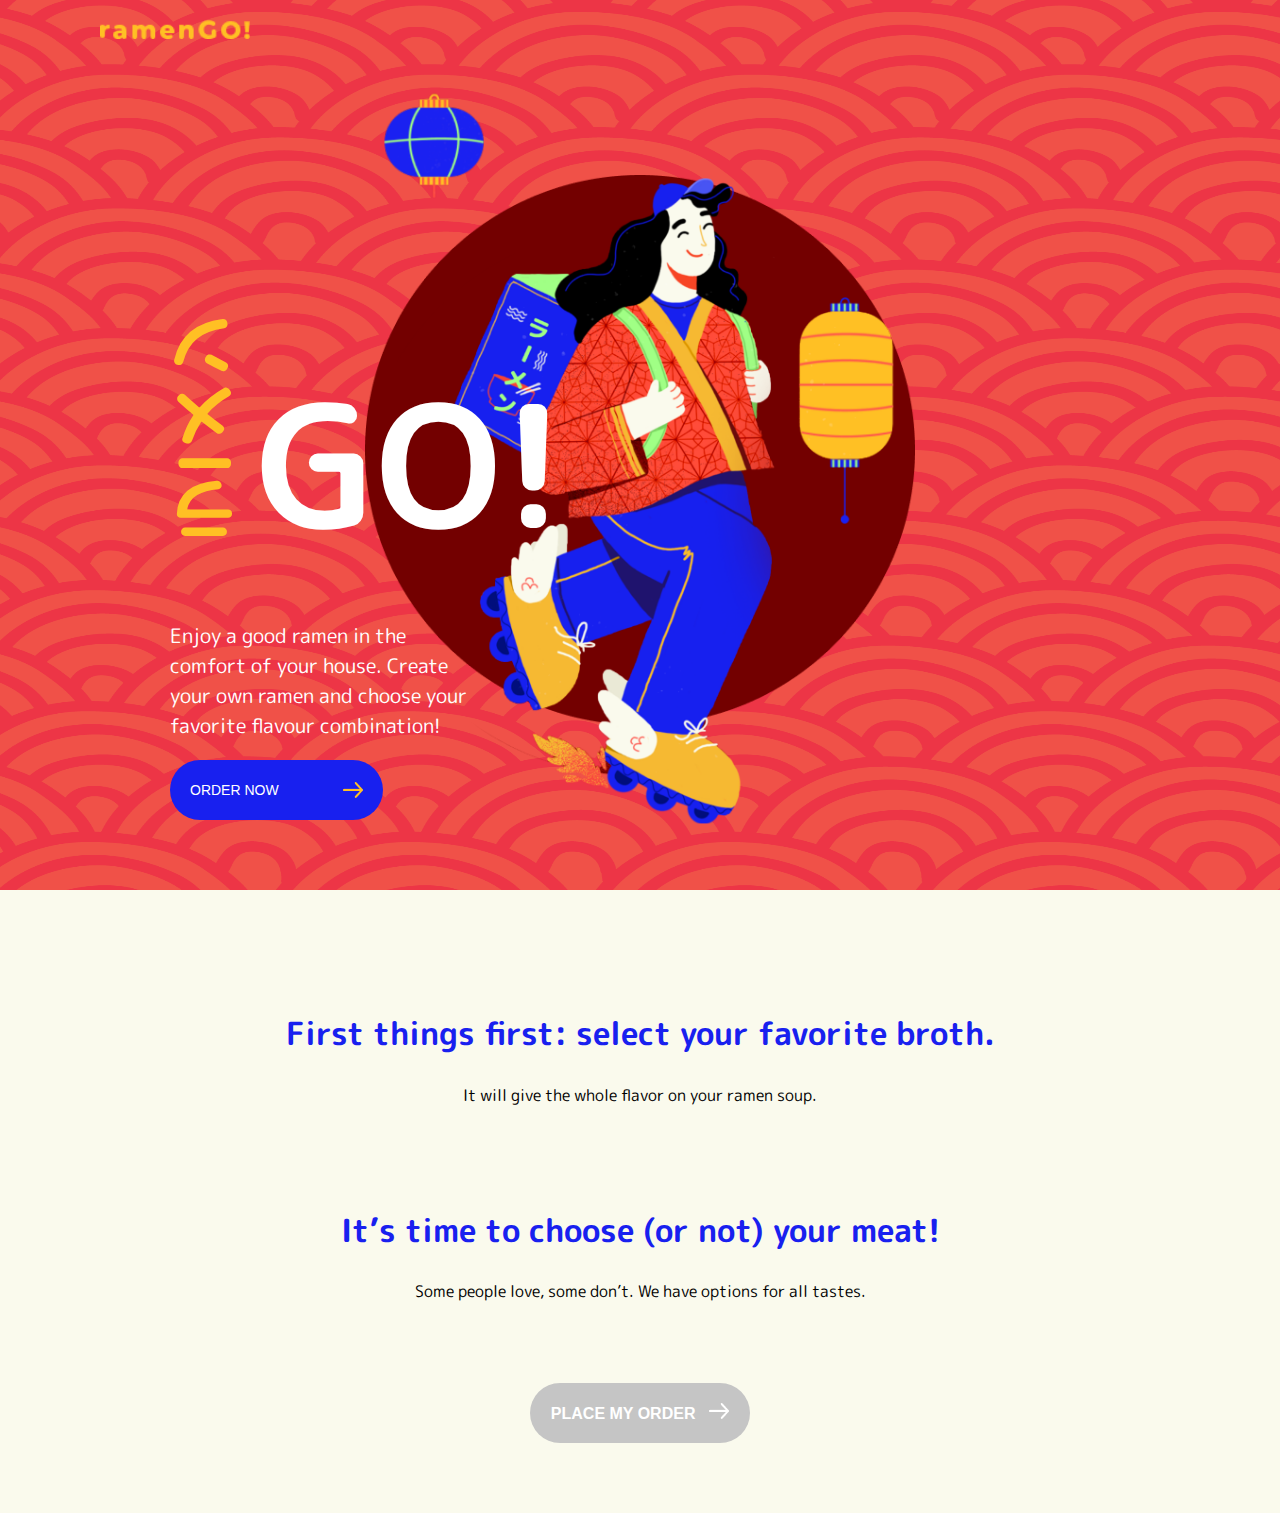
<file: index.html>
<!DOCTYPE html>
<html lang="pt-br">
<head>
    <meta charset="UTF-8">
    <meta name="viewport" content="width=device-width, initial-scale=1.0">
    <link rel="stylesheet" href="css/style.css">
    <link href="https://fonts.googleapis.com/css2?family=Rounded+Mplus+1c:wght@400;700&display=swap" rel="stylesheet">
    <link rel="icon" href="image/balao-azul.png" alt="A blue balloon with yellow lines" type="image/x-icon">
    <title>RamenGo</title>
</head>
<body>
    <div class="banner-container">    
        <img src="image/logoAmarela.png" alt="Website logo in yellow written RamenGO!" class="logo">          
        <img src="image/backgroud_topo.png" alt="backgroud of the top of the website in red color with waves" class="banner-image">
        <img src="image/Ellipse.png" alt="An ellipse in wine color" class="ellipse">  
        <img src="image/balao-amarelo.png" alt="A yellow balloon with red lines" class="balao-amarelo">  
        <img src="image/balao-azul.png" alt="A blue balloon with yellow lines" class="balao-azul">  
        <img src="image/entregadora.png" alt="A food delivery woman with a backpack on her back" class="entregadora"> 
        
        <div class="vertical-text">
            <p>ラlメン</p>
            <h2>GO!</h2>
        </div>
        <div class="titles">
            <p class="subtitle">Enjoy a good ramen in the comfort of your house. Create your own ramen and choose your favorite flavour combination!</p>
            <button class="action-button" onclick="scrollToSection('broth-section')">
                <span>ORDER NOW</span>
                <img src="image/icon/btn/setaAmarela.png" alt="Yellow arrow">
            </button>
        </div>
    </div>

    <div class="container">
        <div class="section" id="broth-section">
            <h2>First things first: select your favorite broth.</h2>
            <p>It will give the whole flavor on your ramen soup.</p>
            <div class="card-container" id="broths"></div>
            <div class="carousel-indicators" id="broth-indicators"></div>
        </div>
        <div class="section">
            <h2>It’s time to choose (or not) your meat!</h2>
            <p>Some people love, some don’t. We have options for all tastes.</p>
            <div class="card-container" id="proteins"></div>
            <div class="carousel-indicators" id="protein-indicators"></div>
        </div>
        <div class="section-button">
            <button class="btnOrdem" id="place-order-btn">
                <span>Place my order</span>
                <img src="image/icon/btn/setaBranca.png" alt="White arrow">
            </button>
        </div>
    </div>

    <div id="alert-modal" class="modal-alert">
        <div class="modalcontent-alert">
            <img src="image/balao-azul.png" alt="A blue balloon with yellow lines">
            <span id="close-modal" class="close">&times;</span>
            <p id="alert-message"></p>
        </div>
    </div>

    <!-- Modal success -->
    <div id="custom-modal" class="modal">
        <div class="modal-content">
            <img src="image/balao-amarelo.png" alt="A yellow balloon with red lines">
            <span id="close-custom-modal" class="close">&times;</span>
            <p id="modal-message"></p>
        </div>
    </div>

    <script>
        function scrollToSection(sectionId) {
            const section = document.getElementById(sectionId);
            section.scrollIntoView({ behavior: 'smooth' });
        }
    </script>
    <script src="js/RamenGo.js"></script>
</body>
</html>
</file>
<file: css/style.css>
body {
    font-family: 'Rounded Mplus 1c', sans-serif;
    background-color: #FAFAED;
    margin: 0;
    padding: 0;
}

.banner {
    position: relative;
    width: 100%;
    margin: 0 auto;
}

.banner-image {
    width: 100%;
    height: 890px;
    display: block;
}

.logo {
    position: absolute;
    top: 20px;
    left: 100px;
    width: 150px;
}

.ellipse {
    position: absolute;
    top: 50%;
    left: 50%;
    transform: translate(-50%, -50%);
    width: 550px; 
}

.entregadora {
    position: absolute;
    top: 70%;
    left: 50%;
    transform: translate(-50%, -70%);
    width: 630px;
}

.balao-amarelo {
    position: absolute;
    top: 33%;
    right: 30%;
    width: 100px;
}

.balao-azul {
    position: absolute;
    top: 10%;
    left: 30%;
    width: 100px;
}

.vertical-text {
    display: flex;
    align-items: flex-end;
    justify-content: center;
    margin-left: 65px;
    position: absolute;
    top: 50%;
    left: 23%;
    transform: translate(-50%, -50%);
    color: #ffffff;
    z-index: 999;
}

.vertical-text p {
    writing-mode: vertical-rl;
    transform: rotate(180deg);
    margin: 0;
    font-size: 70px;
    font-weight: bold;
    color: #FFC024;
    margin-bottom: 45px;
    padding: 0;
}

.vertical-text h2 {
    font-size: 170px;
    margin: 0;    
    font-weight:bold;
}

.titles {
    position: absolute;
    top: 80%;
    left: 25%;
    transform: translate(-50%, -50%);
    color: #ffffff;
    z-index: 999;
    text-align: left;
    max-width: 300px;
}

.subtitle {
    margin: 0;
    padding: 0;
    font-size: 20px;
    z-index: 999;
}

.action-button {
    display: flex;
    justify-content: space-between;
    align-items: center;
    padding: 10px 20px;
    margin-top: 20px;
    width: 213px;
    height: 60px;
    background-color: #1820EF;
    color: #ffffff;
    border: none;
    border-radius: 50px;
    cursor: pointer; 
    font-size: 14px;
    text-transform: uppercase;
}

.action-button:hover {
    background-color: #0000cc;
} 

.container {
    max-width: 1500px;
    margin: 50px auto;
    padding: 20px;
}

.section {
    margin-bottom: 30px;
}

.section h2 {
    color: #1820EF;    
    text-align: center;
    margin-top: 50px;
    font-size: 32px;
}

.section p {
    color: #000000;    
    text-align: center;
    margin-bottom: 50px;
    font-size: 16px;
}

.card-container {
    display: flex;
    justify-content: space-between;
}

.card {
    width: 300px;
    height: 270px;
    background-color: #FAFAED;
    border-radius: 12px;
    box-shadow: 0 0 60px rgba(0, 0, 0, 0.1);
    padding: 50px;
    margin-bottom: 30px;
    display: flex;
    flex-direction: column;
    align-items: center;
    text-align: center;
    position: relative;
    transition: all 0.3s ease;
    cursor: pointer;
}

.card img {
    max-width: 100%;
    margin-bottom: 15px;
}

.iconeAtivo {
    display: none;
}

.card h3 {
    color: #1820EF;
    font-size: 16px;
    margin-bottom: 0;
}

.card p {
    color: #000000;
    font-size: 16px;
    margin-bottom: 30px;
    margin-top: 10px;
}

.card .price {
    color: #FF4E42;
    font-weight: bold;
    font-size: 20px;
}

.card.selected {
    background-color: #1820EF;
    box-shadow: 0 0 12px rgba(0, 0, 0, 0.4);
}

.card.selected img {
    filter: none;
    opacity: 1;
}

.card.selected .price {
    color: #FFC024;
}

.card.selected h3,
.card.selected p {
    color: #ffffff;
}

.section-button {
    display: flex;
    justify-content: center;
    align-items: center;
}

.btnOrdem {
    padding: 10px 20px;
    width: 220px;
    height: 60px;
    background-color: #C5C5C5;
    border: none;
    border-radius: 50px;
    cursor: pointer;
}

.btnOrdem span {
    color: #ffffff;
    font-weight: bold;
    font-size: 16px;
    text-transform: uppercase;
}

.btnOrdem img {
    margin-left: 10px;
}

/* Modal escolha as opçoes*/

.modal-alert {
    display: none;
    position: fixed;
    z-index: 1000;
    left: 0;
    top: 0;
    width: 100%;
    height: 100%;
    overflow: auto;
    background-color: rgba(0, 0, 0, 0.5);
}

.modalcontent-alert {
    background-color: #fff;
    margin: 15% auto;
    padding: 50px;
    border: 1px solid #888;
    width: 100%;
    max-width: 500px;
    border-radius: 10px;
    text-align: center;
}

.modalcontent-alert img{
    width: 15%;
    height: 15%;
}

.close {
    color: #aaa;
    float: right;
    font-size: 28px;
    font-weight: bold;
}

.close:hover,
.close:focus {
    color: black;
    text-decoration: none;
    cursor: pointer;
}

#alert-message {
    font-size: 18px;
    margin-top: 10px;
}


/* tela Success*/

.success-container {
    display: flex;
    height: 100vh;
    font-family: 'Rounded Mplus 1c', sans-serif;
}

.success-left, .success-right {
    flex: 1;
    position: relative;
    display: flex;
    flex-direction: column;
    justify-content: center;
    align-items: center;
    text-align: center;
}

.background-image {
    position: absolute;
    top: 0;
    left: 0;
    width: 100%;
    height: 100%;
    object-fit: cover;
    z-index: -1;
}

.order-details {
    position: relative;
    z-index: 1;
}

.order-image {
    width: 354px;
    height: 392px;
}

.order-text h3 {
    margin-top: 10px;
    font-size: 20px;
    color: #fff;
    margin-bottom: 0px;
}

.order-text h2{
    color: #FFC024;
    font-size: 32px;
    margin-top: 0px;
}

.person-image {
    width: 10%;
    height: auto;
}

.preparation-text h3 {
    font-size: 20px;
    margin-bottom: 15px;
    color: #FFC024;
}

.preparation-text h2 {
    margin-top: 0;
    margin-bottom: 10px;
    font-size: 32px;
    color: #FF4E42;
}

.preparation-text p {
    margin-top: 0;
    font-size: 16px;
    color: #000;
}

.action-button-success{
    margin-top: 20px;
    padding: 10px 20px;
    background-color: #1820EF;
    color: #fff;
    border: none;
    border-radius: 50px;
    cursor: pointer;
    font-size: 16px;
    text-transform: uppercase;
    display: flex;
    align-items: center;
    width: 223px;
    height: 60px;
}

.action-button-success span {
    margin-right: 10px;
}

.action-button-success img {
    width: 16px;
    height: 16px;
}

.action-button-success:hover {
    background-color: #0000cc;
}

/* modal success*/
.modal {
    display: none; 
    position: fixed; 
    z-index: 1; 
    left: 0;
    top: 0;
    width: 100%; 
    height: 100%; 
    overflow: auto; 
    background-color: rgb(0,0,0); 
    background-color: rgba(0,0,0,0.4); 
}

.modal-content {
    background-color: #fefefe;
    margin: 15% auto;
    padding: 20px;
    border: 1px solid #888;
    width: 80%;
    max-width: 400px;
    text-align: center;
    border-radius: 10px;
}

.modal-content img {
    width: 15%;
    height: 15%;
}

.close {
    color: #aaa;
    float: right;
    font-size: 28px;
    font-weight: bold;
}

.close:hover,
.close:focus {
    color: black;
    text-decoration: none;
    cursor: pointer;
}


@media only screen and (max-width: 768px) {

    .action-button{
        display: none;
    }  

    .logo {
        position: absolute;
        top: 20px;
        text-align: center;
        width: 150px;
        left: 35%;
    }

    .banner {
        position: relative;
        width: 100%;
        height: auto;
        text-align: center;
    }
    
    .banner-image {
        width: 100%;
        display:block;
    }

    .ellipse {
        position: absolute;
        top: 38%;
        left: 50%;
        transform: translate(-50%, -50%);
        width: 280px; 
    }
    
    .entregadora {
        position: absolute;
        top: 50%;
        left: 50%;
        transform: translate(-50%, -70%);
        width: 350px;
    }
    
    .balao-amarelo {
        position: absolute;
        top: 27%;
        right: 15%;
        width: 70px;
    }
    
    .balao-azul {
        position: absolute;
        top: 12%;
        left: 15%;
        width: 60px;
    }


    
    .vertical-text {
        flex-direction: column;
        color: #ffffff;
        top: 83%;
        margin-left: 30%;
    }

    .vertical-text p {
        writing-mode: horizontal-tb;
        transform: none;
        font-size: 50px;
        margin-top: 100px;
        align-items: center; 
        margin-right: 18%;       
    }

    .vertical-text h2 {
        font-size: 120px;
        margin-top: -70px;
        font-weight: bold;       
    }

    .titles {
        margin-top: 50%;
        margin-left: 25%;
        color: #ffffff;
        text-align: center;
    }

    .subtitle {
        margin: 0;
        padding: 0;
        font-size: 20px;
        z-index: 999;
        text-align: center;
    }
    
    

    .carousel-container {
        position: relative;
    }

    .card-container {
        display: flex;
        flex-wrap: nowrap;
        overflow-x: hidden;
        scroll-snap-type: x mandatory;
        -webkit-overflow-scrolling: touch;
    }

    .card {
        min-width: 260px;
        flex: 0 0 auto;
        margin-right: 20px;
        scroll-snap-align: start;
    }

    .carousel-indicators {
        display: flex;
        justify-content: center;
        margin-top: 10px;
    }

    .carousel-indicators button {
        border: none;
        background-color: #C5C5C5;
        border-radius: 50%;
        width: 12px;
        height: 12px;
        margin: 0 5px;
        cursor: pointer;
    }

    .carousel-indicators .active {
        background-color: #1820EF;
    }




    /*mobile tela success*/
    .success-container {
        flex-direction: column;      
    }

    .success-left {
        width: 100%;
        padding: 20px;
        text-align: center;
    }

    .success-right {
        width: 100%;
        margin-top: 50px;
        padding: 20px;
        text-align: center;
    }

    .order-image {
        width: 154px;
        height: 192px;
    }
    
    .preparation-text h2 {
        margin-top: 0;
        margin-bottom: 10px;
        font-size: 32px;
        color: #FF4E42;
    }

    .action-button-success {
        width: 235px;
    }
}


@media only screen and (min-width: 769px) {
    .carousel-indicators {
        display: none;
    }
}
</file>
